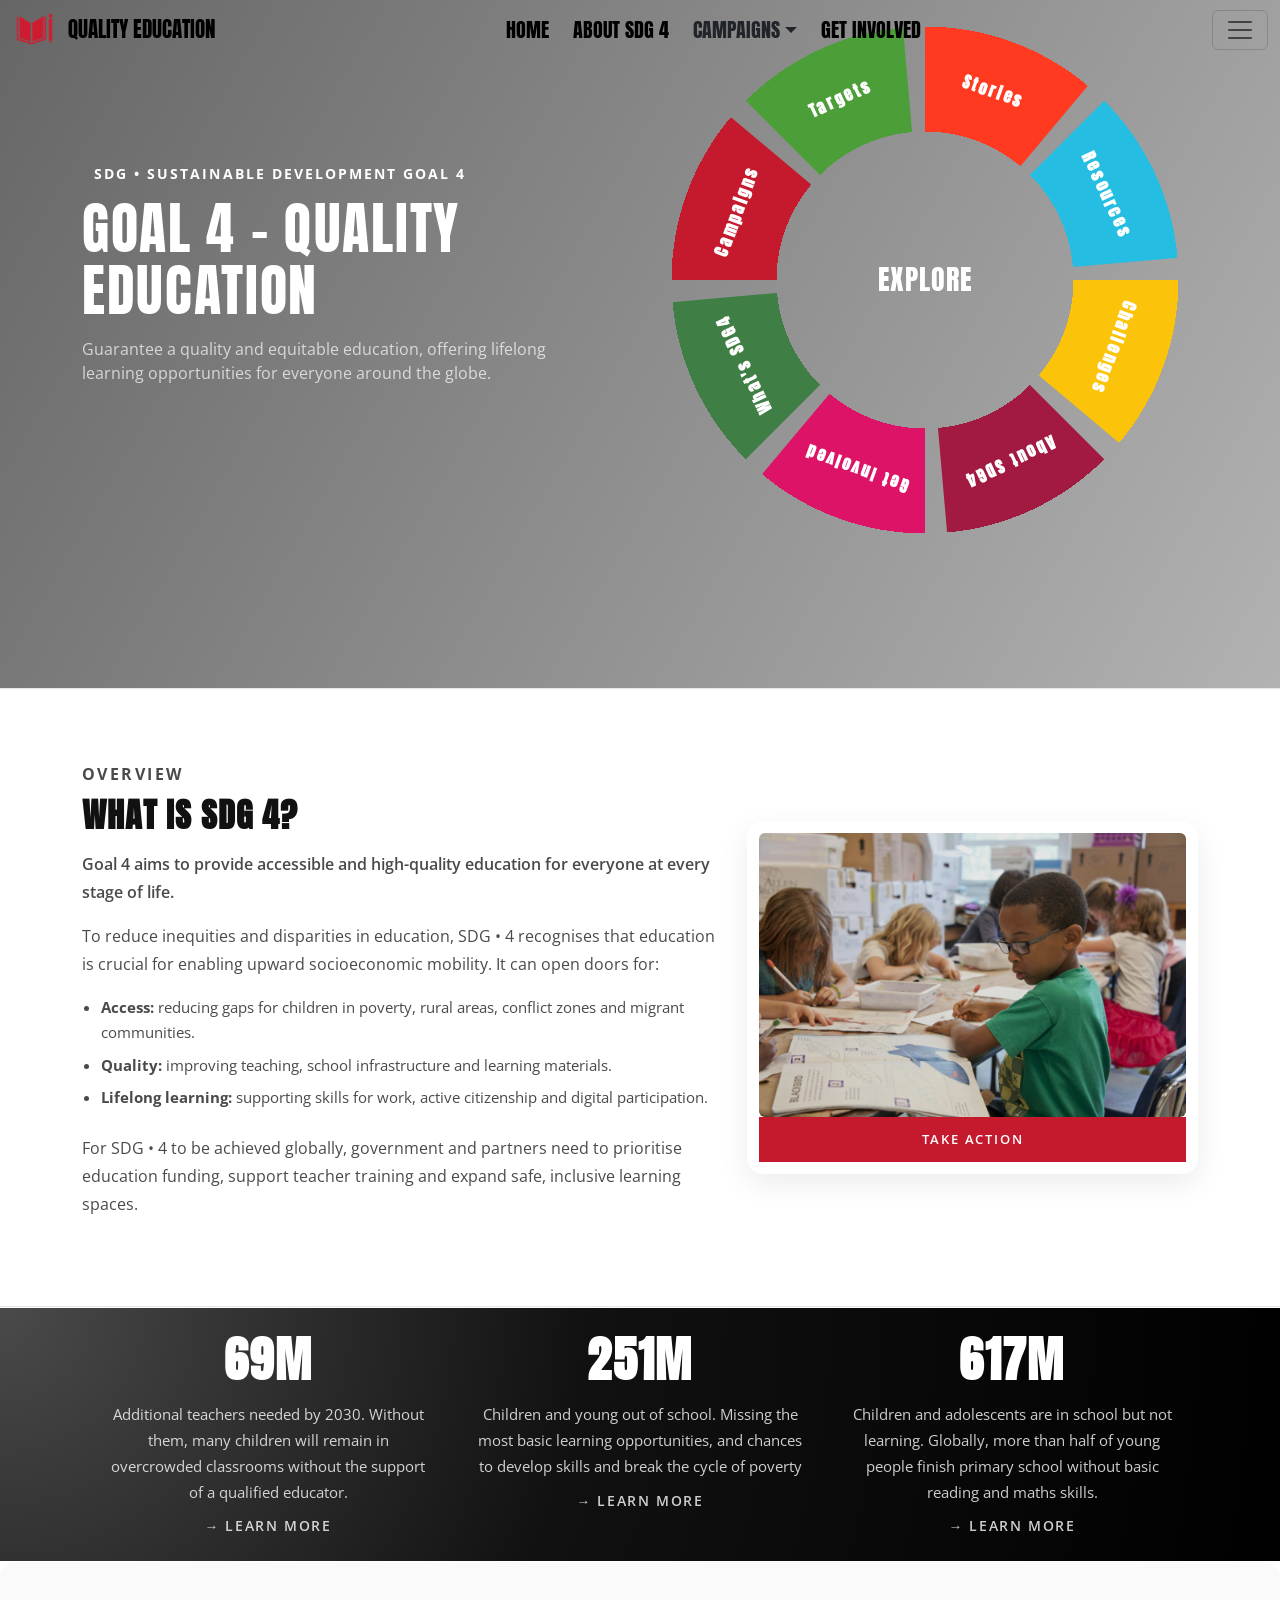
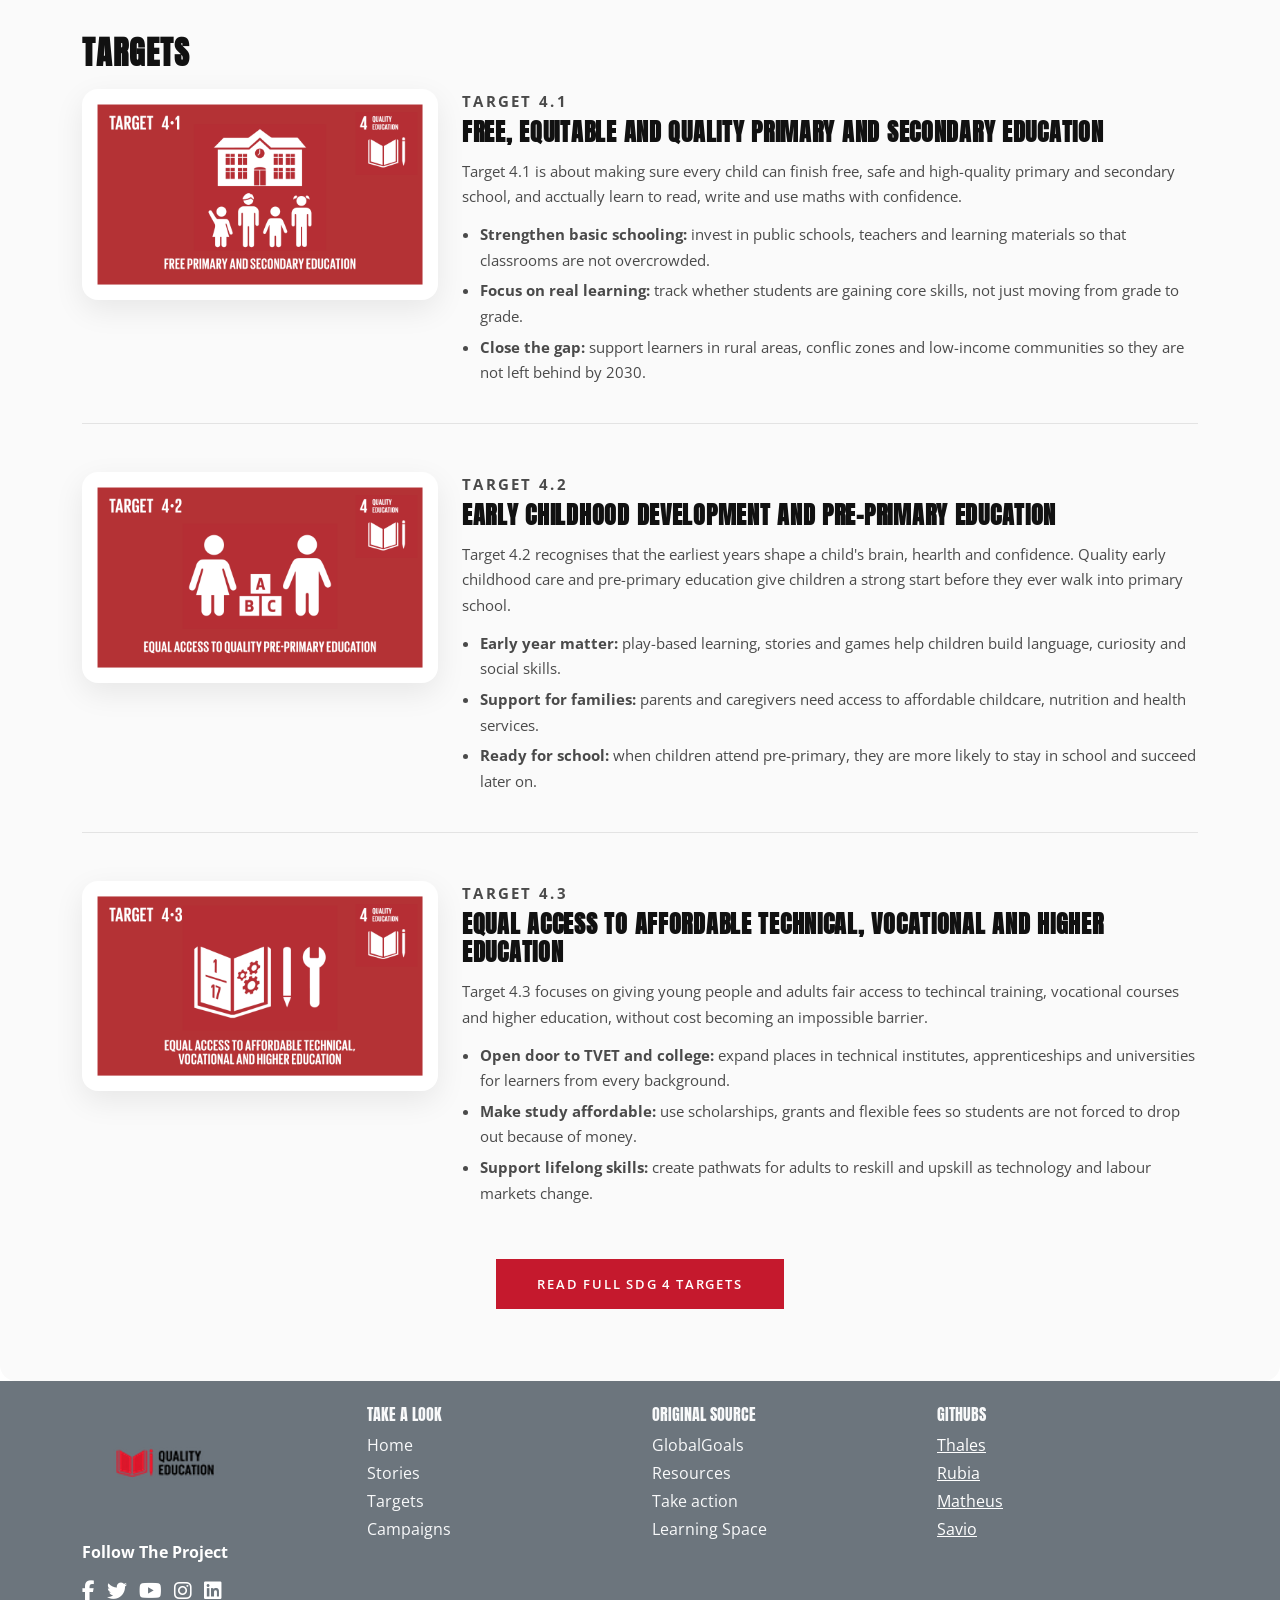
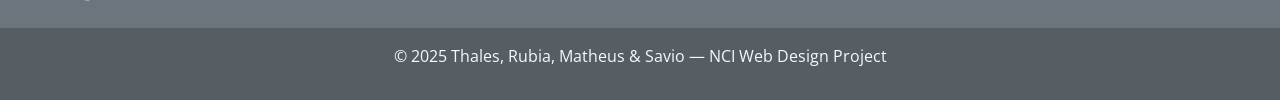
<file: index.html>
<!DOCTYPE html>
<html lang="en">
	<head>
		<meta charset="utf-8">
		<meta name="viewport" content="width=device-width, initial-scale=1">
		<meta name="author" content="Matheus Borges Mota Reis">

		<title>SDG 4 - Quality Education | Home</title>

		<!-- SEO -->
		<meta name="keywords" content="SDG 4, Quality Education, Sustainable Development Goals">
		<meta name="title" content="SDG 4 - Quality Education">
		<meta name="description" content="Overview of Sustainable Development Goal 4 (Quality Education): context, statistics and key targets.">
		<meta name="robots" content="index, follow">
		<meta name="language" content="English">

		<!-- Google Fonts (Anton + Open Sans) -->
		<link rel="preconnect" href="https://fonts.googleapis.com">
		<link rel="preconnect" href="https://fonts.gstatic.com" crossorigin>
		<link href="https://fonts.googleapis.com/css2?family=Anton&family=Open+Sans:ital,wght@0,300..800;1,300..800&display=swap" rel="stylesheet">
		
		<!-- Bootstrap -->
		<link href="https://cdn.jsdelivr.net/npm/bootstrap@5.3.8/dist/css/bootstrap.min.css" rel="stylesheet" integrity="sha384-sRIl4kxILFvY47J16cr9ZwB07vP4J8+LH7qKQnuqkuIAvNWLzeN8tE5YBujZqJLB" crossorigin="anonymous">

		<!-- Font Awesome Icons -->
		<link rel="stylesheet" href="https://cdnjs.cloudflare.com/ajax/libs/font-awesome/6.5.2/css/all.min.css">

		<!-- CSS -->
		<link rel="stylesheet" href="css/style.css">
	</head>
	<body class="body mtBody page-home">

		<!-- NAVBAR (loaded via jQuery in main.js) -->
		<div id="nav-placeholder"></div>

		<!-- ================================== MAIN CONTENT ================================== -->
		<main class="mt-main-body">

			<!-- ============================== HERO: SDG4 intro + spinning wheel ============
					Wheel layout inspired by: https://globalgoals.org 
					Adapted from CodePen by Felipe Mendez: https://codepen.io/felipemendez/pen/nqMaKY
					Modified by Matheus Borges Mota Reis
			================================================================================== -->
			<section class="mt-hero-sdg4">
				<div class="container py-4">
					<div class="row g-4 align-items-center">

						<!-- Left: main heading and intro text -->
						<div class="col-lg-6">
							<p class="mt-hero-eyebrow mb-2">SDG • Sustainable Development Goal 4</p>
							<h1 class="display-4 mb-3 mt-main-heading">GOAL 4 - Quality Education</h1>
							<p class="mb-3 mt-hero-txt">
								Guarantee a quality and equitable education, offering lifelong learning opportunities for everyone around the globe.
							</p>
						</div>	
						
						<!-- Right: circular navigation wheel -->
						<div class="col-lg-6 d-flex justify-content-center mt-wheel-section">
							<div class="mt-sdg-wheel">
								
								<!-- Center label -->
								<div class="mt-sdg-wheel-center">
									<h3 class="mb-0">Explore</h3>
								</div>

								<!-- Wheel items -->
								<ul class="mt-sdg-wheel-orbit">
									<li><a class="mt-sdg-wheel-item mt-wheel-label" href="#">Campaigns</a></li>
									<li><a class="mt-sdg-wheel-item mt-wheel-label" href="#">Targets</a></li>
									<li><a class="mt-sdg-wheel-item mt-wheel-label" href="#">Stories</a></li>
									<li><a class="mt-sdg-wheel-item mt-wheel-label" href="#">Resources</a></li>
									<li><a class="mt-sdg-wheel-item mt-wheel-label" href="#">Challenges</a></li>
									<li><a class="mt-sdg-wheel-item mt-wheel-label" href="#">About SDG4</a></li>
									<li><a class="mt-sdg-wheel-item mt-wheel-label" href="#">Get Involved</a></li>
									<li><a class="mt-sdg-wheel-item mt-wheel-label" href="#">What's SDG4</a></li>
								</ul>
							</div>
						</div>
					</div>
				</div>
			</section>

			<!-- ============================== WHAT IS SDG-4? ============================== -->
			<section class="py-5 mt-section-sdg4">
				<div class="container py-4">
					<div class="row g-4 align-items-center">

						<!-- Left: explanation text -->
						<div class="col-lg-7">
							<p class="mt-section-eyebrow">Overview</p>
							<h2 class="h2 fw-bold mb-3">What is SDG 4?</h2>

							<p class="mt-section-lead">
								Goal 4 aims to provide accessible and high-quality education for everyone at every stage of life.
							</p>

							<p class="mt-section-body">
								To reduce inequities and disparities in education, SDG • 4 recognises that education is crucial for enabling upward socioeconomic mobility. It can open doors for:
							</p>

							<ul class="mt-section-list">
								<li><strong>Access:</strong> reducing gaps for children in poverty, rural areas, conflict zones and migrant communities.</li>
								<li><strong>Quality:</strong> improving teaching, school infrastructure and learning materials.</li>
								<li><strong>Lifelong learning:</strong> supporting skills for work, active citizenship and digital participation.</li>
							</ul>

							<p class="mt-section-body">
								For SDG • 4 to be achieved globally, government and partners need to prioritise education funding, support teacher training and expand safe, inclusive learning spaces.
							</p>
						</div>

						<!-- Right: image card + CTA button
								Image from Pexel (royalty-free educational photo.)
						 -->
						<div class="col-lg-5">
							<div class="mt-section-card">
								<img 
									class="img-fluid rounded mt-sdg4-img" 
									src="img/matheus/what-is-sdg4.jpg" 
									alt="Boy studying in a classroom"
								>
								<a href="#" class="mt-section-cta-btn mt-btn mt-btn-full">
									Take action
								</a>
							</div>
						</div>
					</div>
				</div>
			</section>

			<!-- ============================== STRIP "STATISTIC" ==============================
					Statistics and links taken from UNESCO & UNICEF:
					https://www.unesco.org/en/teachers
					https://www.unesco.org/en/articles/251m-children-and-youth-still-out-school-despite-decades-progress-unesco-report
					https://data.unicef.org/resources/are-children-really-learning-foundational-skills-report/
			================================================================================== -->
			<section class="mt-statistic-strip">
				<div class="container">
					<div class="row g-0 text-center">

						<!-- Column Left -->
						<div class="col-lg-4">
							<div class="p-4">
								<h2 class="fw-bold mb-0 mt-statistic-number">69M</h2>
								<p class="mt-statistic-txt">Additional teachers needed by 2030. Without them, many children will remain in overcrowded classrooms without the support of a qualified educator.</p>
								<a class="mt-statistic-link" href="https://www.unesco.org/en/teachers">→ Learn more</a>
							</div>
						</div>

						<!-- Column Middle -->
						<div class="col-lg-4">
							<div class="p-4">
								<h2 class="fw-bold mb-0 mt-statistic-number">251M</h2>
								<p class="mt-statistic-txt">Children and young out of school. Missing the most basic learning opportunities, and chances to develop skills and break the cycle of poverty</p>
								<a class="mt-statistic-link" href="https://www.unesco.org/en/articles/251m-children-and-youth-still-out-school-despite-decades-progress-unesco-report">→ Learn more</a>
							</div>
						</div>						

						<!-- Column Right -->
						<div class="col-lg-4">
							<div class="p-4">
								<h2 class="fw-bold mb-0 mt-statistic-number">617M</h2>
								<p class="mt-statistic-txt">Children and adolescents are in school but not learning. Globally, more than half of young people finish primary school without basic reading and maths skills.</p>
								<a class="mt-statistic-link" href="https://data.unicef.org/resources/are-children-really-learning-foundational-skills-report/">→ Learn more</a>
							</div>
						</div>
					</div>
				</div>
			</section>

			<!-- ============================== TARGETS ============================== -->
			<section class="py-5 mt-section-targets">
				<div class="container py-4">
					<h3 class="h2 fw-bold mb-3">Targets</h3>

					<!-- Target 4.1 -->
					<article class="mb-5 mt-target">
						<div class="row g-4 align-items-start">

							<!-- Left: target illustration -->
							<div class='col-lg-4'>
								<div class="mt-target-card">
									<img class="img-fluid rounded" src="img/matheus/MC_Target_4.1.png" alt="Target 4.1 graphic">
								</div>
							</div>

							<!-- Right: description -->
							<div class="col-lg-8">
								<p class="mt-target-label">Target 4.1</p>
								<h3 class="h4 mt-target-title">Free, equitable and quality primary and secondary education</h3>

								<p class="mt-target-summary">Target 4.1 is about making sure every child can finish free, safe and high-quality primary and secondary school, and acctually learn to read, write and use maths with confidence.</p>

								<ul class="mt-target-list">
									<li><strong>Strengthen basic schooling:</strong> invest in public schools, teachers and learning materials so that classrooms are not overcrowded.</li>
									<li><strong>Focus on real learning:</strong> track whether students are gaining core skills, not just moving from grade to grade.</li>
									<li><strong>Close the gap:</strong> support learners in rural areas, conflic zones and low-income communities so they are not left behind by 2030.</li>
								</ul>
							</div>
						</div>
					</article>

					<!-- Target 4.2 -->
					<article class="mb-5 mb-5 mt-target">
						<div class="row g-4 align-items-start">

							<!-- Left: target illustration -->
							<div class='col-lg-4'>
								<div class="mt-target-card">
									<img class="img-fluid rounded" src="img/matheus/MC_Target_4.2.png" alt="Target 4.2 graphic">
								</div>
							</div>

							<!-- Right: description -->
							<div class="col-lg-8 ">
								<p class="mt-target-label">Target 4.2</p>
								<h3 class="h4 mt-target-title">Early childhood development and pre-primary education</h3>

								<p class="mt-target-summary">Target 4.2 recognises that the earliest years shape a child's brain, hearlth and confidence. Quality early childhood care and pre-primary education give children a strong start before they ever walk into primary school.</p>

								<ul class="mt-target-list">
									<li><strong>Early year matter:</strong> play-based learning, stories and games help children build language, curiosity and social skills.</li>
									<li><strong>Support for families:</strong> parents and caregivers need access to affordable childcare, nutrition and health services.</li>
									<li><strong>Ready for school:</strong> when children attend pre-primary, they are more likely to stay in school and succeed later on.</li>
								</ul>
							</div>
						</div>
					</article>

					<!-- Target 4.3 -->
					<article class="mb-5 mb-5 mt-target">
						<div class="row g-4 align-items-start">

							<!-- Left: target illustration -->
							<div class='col-lg-4'>
								<div class="mt-target-card">
									<img class="img-fluid rounded" src="img/matheus/MC_Target_4.3.png" alt="Target 4.3 graphic">
								</div>
							</div>

							<!-- Right: description -->
							<div class="col-lg-8 ">
								<p class="mt-target-label">Target 4.3</p>
								<h3 class="h4 mt-target-title">Equal access to affordable technical, vocational and higher education</h3>

								<p class="mt-target-summary">Target 4.3 focuses on giving young people and adults fair access to techincal training, vocational courses and higher education, without cost becoming an impossible barrier.</p>

								<ul class="mt-target-list">
									<li><strong>Open door to TVET and college:</strong> expand places in technical institutes, apprenticeships and universities for learners from every background.</li>
									<li><strong>Make study affordable:</strong> use scholarships, grants and flexible fees so students are not forced to drop out because of money.</li>
									<li><strong>Support lifelong skills:</strong> create pathwats for adults to reskill and upskill as technology and labour markets change.</li>
								</ul>
							</div>
						</div>
					</article>

					<!-- Button linking to more targets page -->
					<div class="text-center mt-3">
						<a class="mt-btn mt-btn-large" href="#">Read full SDG 4 targets</a>
					</div>

				</div>
			</section>
		</main>

		<!--  Footer (loaded via main.js)r-->
		<div id="footer-placeholder"></div>

		<!-- Back to top button -->
		<button
			type="button"
			class="mt-back-to-top"
			aria-label="Back to top"
		>
			<i class="fa-solid fa-arrow-up" aria-hidden="true"></i>
		</button>
		
		<!--   jQuery (loading navbar & footer) -->
		<script src="https://code.jquery.com/jquery-3.7.1.min.js"></script>
		
		<!--  External JS  -->
		<script src="script/main.js"></script>
		<script src="script/mt-wheel.js"></script>
		<script src="script/mt-backtotop.js"></script>

		<!-- Bootstrap bundle-->
		<script src="https://cdn.jsdelivr.net/npm/bootstrap@5.3.8/dist/js/bootstrap.bundle.min.js" integrity="sha384-FKyoEForCGlyvwx9Hj09JcYn3nv7wiPVlz7YYwJrWVcXK/BmnVDxM+D2scQbITxI" crossorigin="anonymous"></script>
	</body>
</html>
</file>
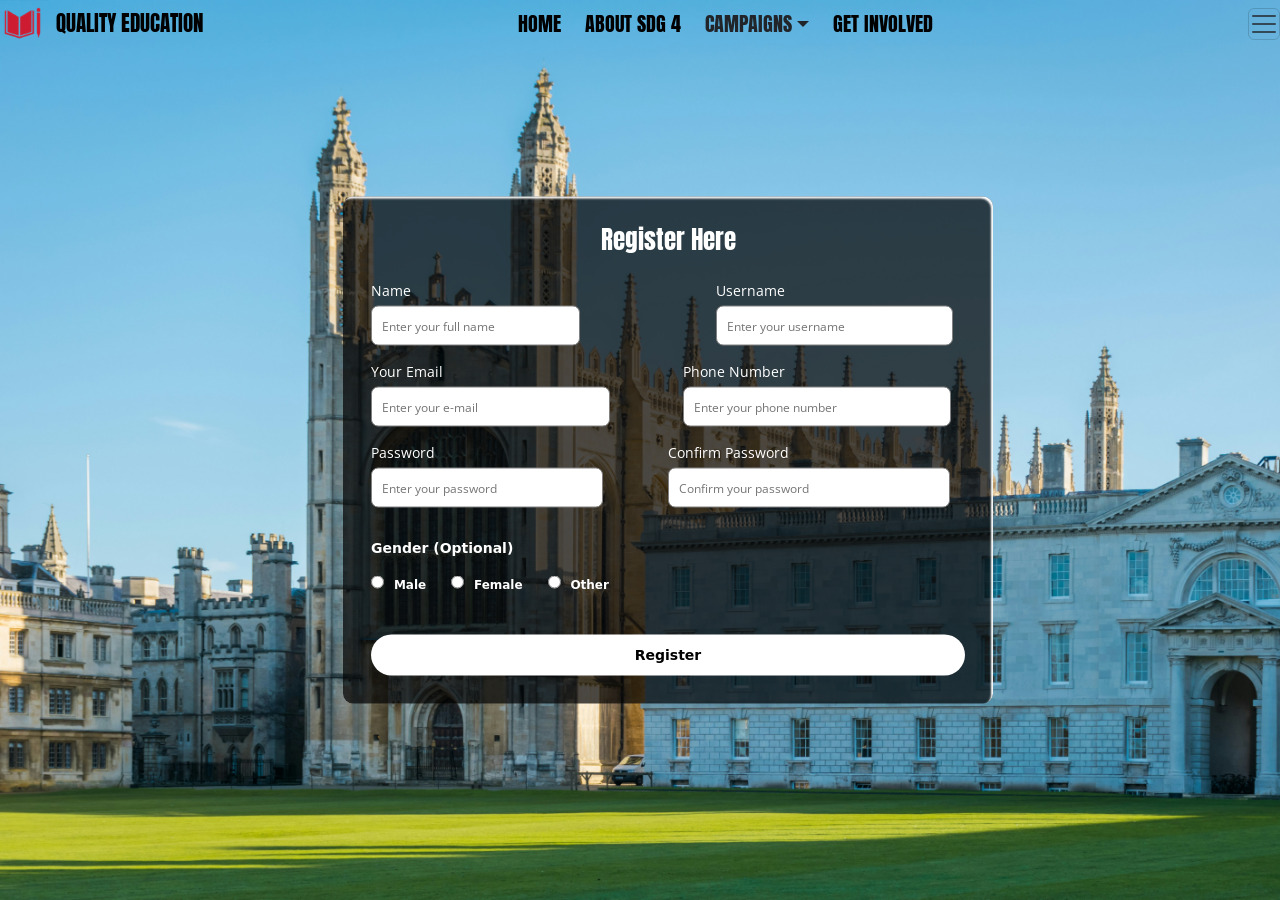
<file: registration_rubia.html>
<!DOCTYPE html>

<html lang="en">

	<head>
		<meta charset="utf-8">
		<meta name="viewport" content="width=device-width, initial-scale=1">
		<meta http-equiv="X-UA-Compatible" content="IE=edge">
		<meta name="description" content="My First Web Desing Project">
		<meta name="keywords" content="HTML, CSS, JavaScript, Registration Form">
		<meta name="author" content="Rúbia Lana">
		<title>Registration Form</title>
		<link rel="icon" type="image/x-icon" href="img/rubia/mainLogo.png">
		
		<!-- fonts -->
		<link rel="preconnect" href="https://fonts.googleapis.com">
		<link rel="preconnect" href="https://fonts.gstatic.com" crossorigin>
		<link href="https://fonts.googleapis.com/css2?family=Anton&family=Open+Sans:ital,wght@0,300..800;1,300..800&display=swap" rel="stylesheet">
		
		<link href="https://cdn.jsdelivr.net/npm/bootstrap@5.2.3/dist/css/bootstrap.min.css" rel="stylesheet" integrity="sha384-rbsA2VBKQhggwzxH7pPCaAqO46MgnOM80zW1RWuH61DGLwZJEdK2Kadq2F9CUG65" crossorigin="anonymous">
		<link rel="stylesheet" href="css/style.css">
	</head>
	
	<body class="rubia_registration_form">
		
		<!-- NAVBAR -->
			<div id="nav-placeholder"></div>
		
		<div class="container">
		
			<div class="container_registration_r">
			
				<h1 class="title_form_r">Register Here</h1>
				
				<form id="form" action="/" >
					
					<div class="user_info">
					
						<div class="input_box">
							<p>
								<label for="name">Name</label>
								<input 
									type="text" 
									id="name" 
									name="name" 
									placeholder="Enter your full name"
								>
								<span id="errorInName" class="error"></span>
							</p>
						</div>
						
						<div class="input_box">
							<p>
								<label for="username">Username</label>
								<input 
									type="text" 
									id="username" 
									name="username" 
									placeholder="Enter your username"
								>
								<span id="errorInUsername" class="error"></span>
							</p>
						</div>
						
						<div class="input_box">
							<p>
								<label for="email">Your Email</label>
								<input 
									type="text" 
									id="email"
									name="email" 
									placeholder="Enter your e-mail"
								>
								<span id="errorInEmail" class="error"></span>
							</p>
						</div>
						
						<div class="input_box">
							<p>
								<label for="phoneNumber">Phone Number</label>
								<input
									type="text"
									id="phoneNumber"
									name="phoneNumber"
									placeholder="Enter your phone number"
								>
								<span id="errorInPhoneNumber" class="error"></span>
							</p>
						</div>
							
						<div class="input_box">
							<p>
								<label for="password">Password</label>
								<input
									type="password"
									id="password"
									name="password"
									placeholder="Enter your password"
								>
								<span id="errorInPassword" class="error"></span>
							</p>
						</div>
							
						<div class="input_box">
							<p>
								<label for="confirmPassword">Confirm Password</label>
								<input
									type="password"
									id="confirmPassword"
									name="confirmPassword"
									placeholder="Confirm your password"
								>
								<span id="errorInConfirmPassword" class="error"></span>
							</p>
						</div>
						
					</div>
				
					<div class="gender_box">
						<span class="gender_title">Gender (Optional)</span>
					
						<div class="gender_category">
							<input type="radio" name="gender" id="male">
							<label for="male">Male</label>
							
							<input type="radio" name="gender" id="female">
							<label for="female">Female</label>
							
							<input type="radio" name="gender" id="other">
							<label for="other">Other</label>
							
							<span id="error"></span>
						</div>
						
						<div class="submit_button">
							<input type="submit" value="Register">
						</div>
					</div>
				
				</form>
				
			</div>
				
		</div>  <!-- end of container -->
		

		<!-- jQuery -->
			<script src="https://code.jquery.com/jquery-3.7.1.min.js"></script>
			
		<!-- external JS -->
			<script src="script/main.js"></script>
			
		<script>
			const form = document.getElementById("form");
			const name = document.getElementById ("name");
			const username = document.getElementById("username");
			const email = document.getElementById("email");
			const phoneNumber = document.getElementById("phoneNumber");
			const password = document.getElementById("password");
			const confirmPassword = document.getElementById("confirmPassword");
			//get element by id is for gettin on html the element that has this id, so for ex the document.getElementById name is going to be related to the input with the id name
			
			form.addEventListener("submit", e => { //add event listener submit is for adding a function when the user click to submit
				e.preventDefault(); //it avoid the form to be sent without everything being complete and reload the page, so it is blocked of being automatically sent
				
				validateInputs(); //validateInputs call the functionthat is going to validate everything before the user submits it so it checks if everything is correct as blocking the user to send a phone number that has less than 10 numbers
			});
			
			const setError = (element, message) => {
				const inputControl = element.parentElement; //element.parentElement is for getting the father element of the input that for my registration form is the div class="input_box"
				const errorDisplay = inputControl.querySelector('.error'); //to get the span inside the input where the message in case of a error is going to appear
				
				errorDisplay.innerText = message; //this displays the inner text message for errors
				inputControl.classList.add("error");
				inputControl.classList.remove("success");
				
			};
			
			//in the setError the error is added and the success removed, in the setSuccess is the opposite
			
			const setSuccess = element => {
				const inputControl = element.parentElement;
				const errorDisplay = inputControl.querySelector(".error");
				
				errorDisplay.innerText = ''; //as this is correct no text needs to be added
				inputControl.classList.add("success");
				inputControl.classList.remove("error");
			};
			
			const isValidEmail = email => {
				const re = /^(([^<>()[\]\\.,;:\s@"]+(\.[^<>()[\]\\.,;:\s@"]+)*)|(".+"))@((\[[0-9]{1,3}\.[0-9]{1,3}\.[0-9]{1,3}\.[0-9]{1,3}\])|(([a-zA-Z\-0-9]+\.)+[a-zA-Z]{2,}))$/; // expression to validate an email that confirms that the email is really an email so it needs to have an @ and a dot 
				return re.test(String(email).toLowerCase()); 
			} // sthing(email).toLowerCase() that transforms everything in lower case as emails don't diferenciate upper case letters from lower case letters. and re.test is to test again if the email is in a valid format
			
			
			const validateInputs = () => { //here the imputs values are get and the extra spaces are removed with trim
				const usernameValue = username.value.trim(); //trim removes blank spaces only in the start and in the end of the inputs
				const emailValue = email.value.trim();
				const passwordValue = password.value.trim();
				const confirmPasswordValue = confirmPassword.value.trim();
				const nameValue = name.value.trim();
				const phoneNumberValue = phoneNumber.value.trim();
				const validationProcess = [name, username, email, phoneNumber, password, confirmPassword]; //this devines that the validation proccess includes all the elements so then the const validation confirm it goint to check if each of them are avlidated. if one element is missing here then the confirmation may be considered a success even though the one that is missing is an error
				const validationConfirmed = validationProcess.every(input => input.parentElement.classList.contains("success")); //the ".every" confirms each of the const are success
				
			
			
			if(usernameValue === "") { //here I did the same we do with scratch that creates situation where you want the asnwer to be validated or not, in this case if the username is empty it is going to require one, and then when the user finally add one it is going to be confirmed
				setError(username, "Username is required")
			} else {
				setSuccess(username);
			}
			
			if(emailValue === "") {
				setError(email, "Email is required");
			} else if (!isValidEmail(emailValue)) {
				setError(email, "Please provide a valid email address");
			} else {
				setSuccess(email);
			}
			
			if(passwordValue === "") {
				setError(password, "Password is required");
			} else if (passwordValue.length < 8) {
				setError(password, "Password must include at least 8 characters")
			} else {
				setSuccess(password);
			}
			
			if(confirmPasswordValue === "") {
				setError(confirmPassword, "Please confirm your password");
			} else if (confirmPasswordValue !== passwordValue) {
				setError(confirmPassword, "Passwords don't match");
			} else {
				setSuccess(confirmPassword);
			}
			
			if (nameValue === "") {
				setError(name, "Name is required");
			} else if (nameValue.length < 3) {
				setError (name, "Please provide a valid name");
			} else {
				setSuccess(name);
			}
			
			if (phoneNumberValue === "") {
				setError (phoneNumber, "Phone number is required");
			} else if (phoneNumberValue.length < 10 ) {
				setError(phoneNumber, "Please enter a valid phone number with 10 numbers");
			} else {
				setSuccess(phoneNumber);
			}
			
			if (validationConfirmed) { //here i set an alert that is going to tell the user that the form was validated and the form is going to be cleaned, and then the class success ig going to be removed so if the user try againg to fill the form it is not going to be in success and aprove something by mistake if its not correct
				alert(nameValue + ", congratulations, now you are registered");
				form.reset();
				validationProcess.forEach(input => input.parentElement.classList.remove("success"));
			}
			
		};
		</script>
		
	</body>

</html>
</file>
<file: css/style.css>
/*Google fonts*/
.anton-regular {
  font-family: "Anton", sans-serif;
  font-weight: 400;
  font-style: normal;
  text-transform: uppercase;
}

.open-sans {
  font-family: "Open Sans", sans-serif;
  font-optical-sizing: auto;
  font-weight: 400;
  font-style: normal;
  font-variation-settings:
    "width" 100;
}

.open-sans-regular {
	font-family: "Open Sans", sans-serif;
	font-optical-sizing: auto;
	font-weight: 400;
	font-style: normal;
	font-variation-settings:
		"width" 100;
}


/* NavBar
   Author: Thales Marques Ferrari de Almeida
*/
 .links-nav { /*this is the ul element inside the navbar */
	display: flex;
	flex-direction: row;
	list-style: none;
	margin: 0;
	padding: 0;
	justify-content: center;
	align-items: center;
}
.links-nav a, .links-nav ul a{ 
	font-size: 20px;
	text-decoration: none;
}
.links-nav > li > a { 
	color: #000
}
.links-nav > li > a:hover {
	color: #432b55;
	text-decoration: none; /*removes the underline on hover*/
}
.links-nav li {
	padding: 8px 12px;
}
.spacer-top-body{
	margin-top: 4rem;
}
.navbar-logo{ /* make sure the logo and title are aligned */
	display: flex;
	align-items: center;
	gap: 0.5rem;
	padding: 0;
}
.logo-title{
	color: black;
	font-size: 1.3rem;
}

.navbar-logo img{ /*logo image size and responsiveness*/
	height: 48px;
	width: auto;
}

/*scrolling effect navbar*/
.navbar { /*set the initial state of the navbar*/
	background-color: transparent;
	transition: background-color 0.3s ease, box-shadow 0.3s ease;
	padding-top: 0.35rem;
	padding-bottom: 0.35rem;
}


/*When user scrolls more than 56px change the color*/
.navbar-scrolled {
	background-color: rgba(200, 200, 200, 0.97); /* darker gray for contrast */
	box-shadow: 0 2px 4px rgba(0, 0, 0, 0.15);
}

/*  Navbar dropdown  */
/*This overrides the default bootstrap dropdown-menu size and pposition*/
.campaigns-dropdown{
	background-color: #000;
	min-width: 420px; /*change the default bootstrap's width*/
	color: #fff;

	/*removes default border and corners*/
	border: none;
	border-radius: 0;
	padding: 0;
}
.campaigns-dropdown img{
	display: block;
	width: 100%; /*makes it fills the width of the column*/
	height: auto; /*resposiviness*/
}
.campaigns-dropdown a:hover{
	opacity: 0.85;
}

/*shows the dropdown on hover
sources: https://youtu.be/n-2Kwm2CJ9c?si=Jsybr55dkSkyXspm*/
.dropdown:hover .dropdown-menu{
	display: block; 
}


/*Hover underline effect for nav links
source: https://youtu.be/NaE2DMCkMkk?si=irN1dnEl6ar3fV93*/
.links-nav .nav-link{
	position: relative;
}
.links-nav .nav-link::before{ /*creates a pseudo element before each link*/
	content: '';
	position: absolute;
	left: 0;
	bottom: -5px;
	width: 0;
	height: 3px;
	background-color: #432b55;
	transition: width 0.3s ease;
}
.links-nav .nav-link:hover::before{ /*expands the underline on hover*/
	width: 100%;
}
/*End navbar*/



/*	CSS for campaing page
	Author: Thales Marques Ferrari de Almeida
*/

/*Hover zoom img effect
Sources: https://www.w3schools.com/howto/howto_css_zoom_hover.asp and https://youtube.com/shorts/-4PtUNKZr8M?si=-x04MyQYTLYg2XLB */

.wrapper-et{ /*wrapper for the zoom effect on images*/
	overflow: hidden;
	border-radius: 5px;
}
.wrapper-et img{ /*image inside the wrapper*/
	width: 100%;
	height: 100%;
	object-fit: cover;
	transition: 1s ease;
}
.img_main_Campaign{
	display: block;
}
.wrapper-et img:hover{ /*zoom effect on hover*/
	transform: scale(1.1);
}
/*End img effect*/


/*wrap image and add text in the image
Sources: https://youtu.be/Si4ViAvvnwU?si=R38BF-6bvPxQ2DKY and https://www.w3schools.com/howto/howto_css_image_text.asp
*/
.img-container{
	position: relative;
	overflow: hidden;
}
.img-container > a{
	display: block;
	width: 100%;
	height: 100%;
}
.row.mb-3.anton-regular .img-container{
	height: 224px;
}
.row.anton-regular .col-6 .img-container,
.row.anton-regular .col-lg-4 .img-container{
	height: 224px;
}
.img-container::after{
	content: "";
	position: absolute;
	inset: 0;
	background: linear-gradient(to top, rgba(0, 0, 0, 0.58), rgba(0, 0, 0, 0.08) 45%, rgba(0, 0, 0, 0));
	pointer-events: none;
}
.text-inside-img{
	position: absolute;
	bottom: 5%;
	left: 0;
	right: 0;
	color: rgb(255, 255, 255);
	padding-left: 40px;
	padding-right: 20px;
	z-index: 1;
	text-shadow: 0 2px 10px rgba(0, 0, 0, 0.55);
}
.img-container .img_main_Campaign,
.img-container img{
	position: absolute;
	inset: 0;
	width: 100%;
	height: 100%;
	object-fit: cover;
}

.col-sm-6 .text-inside-img p {
	font-size: 1.7rem;
	font-weight: 100 !important;
}
.col-sm-6 .text-inside-img h3 {
	font-size: 3rem;
}
.col-lg-4 .text-inside-img p {
	font-size: 1.2rem;
}
.col-lg-4 .text-inside-img h3 {
	font-size: 2.0rem;
}
/*form styling*/
.wrapper-form-t{
	background-color: #F7F4F2;
	padding: 20px;
	border-radius: 13px;
	box-shadow: 0 4px 8px rgba(0, 0, 0, 0.2);
}

/*Form validation control*/
.wrapper-contact-method{
	padding: 15px;
	border: transparent 1px solid;
	border-radius: 5px;
}

.input-control-t.success input,
.input-control-t.success textarea {
	border-color: #2ecc71; /*green*/
}
.input-control-t.error input,
.input-control-t.error textarea {
	border-color: #e74c3c; /*red*/
}
.input-control-t .form-error-t{
	color: #e74c3c;
	font-size: 12px;
	height: 12px;
}
/*End form validation control*/


/*	CSS for Education Challenges
	Author: Thales*/

/*background image and text*/
.bg-img-t{
	background-image: url("../img/thales/background/backgroundEdChallenges.jpg");
	background-size: cover;
	background-position: center;
	background-repeat: no-repeat;
	min-height: 100vh; /**covers 100% of the screen*/
	width: 100%;
}
.background-txt-t{
	color: white;
	padding-top: 600px;
}

.background-txt-t h1{
	font-size: 60px;
}

/*wrap content and centralize*/
.content-wrapper-t{
	max-width: 830px;
	margin: 0 auto;
}

.content-wrapper-t img{
	width: 100%;
	height: auto;
	border-radius: 5px;
}	
.word-formatting-t, .key-points-t{
	font-size: 18px;
	line-height: 1.6;
	text-align: justify;
}
/*Responsive design for navbar, campaign, and education challenges page
Author: Thales Ferrari*/

@media(max-width:750px){
	/*hide the nav links for mobile version*/
	.links-nav{
		display: none;
	}

	.row.mb-3.anton-regular .img-container,
	.row.anton-regular .col-6 .img-container,
	.row.anton-regular .col-lg-4 .img-container{
		height: 190px;
	}

	/*change the internal paddig and hide <p> for the mobile version*/
	.col-lg-4 .text-inside-img{
		bottom: 2%;
		padding-left: 15px;
	}
	.col-lg-4 .text-inside-img p {
		display: none;
	}
	.col-lg-4 .text-inside-img h3 {
		font-size: 1.15rem;
		padding: 0;
	}
	.col-sm-6 .text-inside-img p {
		display: none;
	}
	.col-sm-6 .text-inside-img h3 {
		font-size: 1.5rem;
		padding: 0;
	}


	
	/*education challeges resposiviness*/
	.content-wrapper-t{
		margin-left: 5%;
		margin-right: 5%;
	}
}

/*hide the br in mobile version	
source: https://stackoverflow.com/questions/37836821/line-break-on-mobile-phone-only*/
@media (min-width: 600px)  {
        .mobile-break { display: none; }
    }

/*Stories page
Author: Savio Miano*/
.hero-placeholder {
    height: 350px;
    border-radius: 4px; 
}

.card-placeholder {
    height: 200px;
    border-radius: 4px;
}
/*End author Thales Marques Ferrari de Almeida*/



/** Start of Author: Rúbia Lana **/

.aboutsdg_r {
	background-color: white;
	color: #2A140E;
}

.header_sdr_r {
	position: relative;
	width: 100%;
	max-width: 100%;
}

.img_top_sdg_r {
	background-image: url("../img/rubia/pexels-img8.jpg");
	width: 100%;
	height: 60vh;
	background-size: cover;
	background-repeat: no-repeat;
	transition: height 0.5s ease;
	margin: 0 auto;
	position: relative;
	display: flex;
	justify-content: center;
	align-items: flex-start;
	margin-bottom: 30px;
}

.shrink-banner {
	height: 25vh !important;
}

.img_top_sdg_r.shrink-banner h1, .img_top_sdg_r.shrink-banner h2 {
	opacity: 0;
	height: 0;
	overflow: hidden; /** overflow hidden makes everything that is overflowing the div be cutted so we don't see it overflowing  **/
}

.banner_sdg_r img {
	width: 100%; 
	display: block; /** to remove extra spaces down the image **/
}

.text_top_sdg_r {
	position: absolute;
	top: 50%;
	left: 50%;
	transform: translate(-50%, -50%); /** left50% + top50% + translate(-50%, -50%) is how div's are centralized **/
	text-transform: uppercase; /** text-transform uppercase makes all the text in uppercase, meanwhile lowercase makes all the text be in lowercase, and captilize makes the firts leters be in upercase **/
	background: white;
	background-size: 200%;
	background-clip: text;
	-webkit-background-clip: text;
	-webkit-text-fill-color: transparent;
	animation: animate-gradient 2.5s linear infinite; /** linear infinite is for the animation don't stop, and the 2.5s is the time for the animation to be complete, and then repeat again as it's an infinite animation **/
	-webkit-text-stroke: 0.3px black;
}

@keyframes animate-gradient {
	to {
		background-position: 200px;
	}
} /** keyframes is used to define the animation you want **/

.title_top_sdg_r h1 {
	font-size: 4rem;
	color: white;
}

.subtitle_top_sdg_r h2 {
	font-size: 2rem;
}

/** to change size of text in sreens less than 1024px **/
@media (max-width: 1024px) {
	.title_top_sdg_r h1 {
		font-size: 3.7rem !important;
	}
	.subtitle_top_sdg_r h2 {
		font-size: 2.7rem !important;
	}
}
/** !important is used when you want to create a diferent thing that you whant the computer to select as main. for example now I defined that the font size was 4 rem, but if the screen max width is 1024 px the text is going to be 3.7 rem and the computer is going to ignore the other option and consider only the one that is tagged as important if the conditon matches(the screen size in this situation) **/

/** to change size of text in small screens, start to change in ipad mini but works for smartphones too, if I need to change again I just neet to add a smaller screen that is only for smatphones, not ipads **/
@media (max-width: 768px) {
	.title_top_sdg_r h1 {
		font-size: 3.5rem !important;
	}
}

.text_to_justify {
	text-align: justify;
}

.btns_to_hover {
	display: flex;
	justify-content: space-between;
	text-align: center;
}

.btn_hoover_me_sdg_r {
	padding: 9px 25px;
	border: none;
	outline: none;
	color: #FFF;
	cursor: pointer;
	position: relative;
	z-index: inherit; /** z-index controls the layers of the things in the page, it only works for elements with a defined position, that can be defined with position: relative/absolute/fixed/sticky. z-index -1 puts the things in the back of the z-index 0 or z-index auto, inherit makes the value of the index be received from its base element so if the father element is z-index 1, it is also going to be z-index 1**/
	border-radius: 50px; 
	background-color: transparent;
	display: block;
}

.btn4_hoover_me_sdg_r {
	width: 100%;
	text-align: center;
	padding: 9px 25px;
	border: none;
	outline: none;
	color: #FFF;
	cursor: pointer;
	position: relative;
	z-index: inherit;
	border-radius: 50px; 
	background-color: transparent;
	display: block; /** display block was used for the a cover the full width of its space. at first I was using <button> and inside of it <a>, but it was having a problem that if I clicked in the button in a part the the link did't reach the link wasn't oppening, so I searched why it was happening and the reason was because the <a> tag was inside of the button, when I was supposed to put only the <a> tag and treat it as a button on css. and then when I did it I noticed that the <a> ignored the "width: 100%", but this is because of is inline configuration, so display: block could "break" it **/
	
	/** display block = cover all the line; inline cover only the content but stays in the same line; inline-block = is the same as inline, but it allows you to choose the size; grid = for layouts in col/row; none = for it to desapear of the page; flex = to organize elements in one col/row **/
}

.btn_hoover_me_sdg_r::after, .btn4_hoover_me_sdg_r::after {
	content: ""; /** the tag content: '' needs to be used with the pseudo-elements because without it they don't appear. the pseudo-elements are: before, after, active, hover, focus. before and after (used for decoration) can add extra content to the element meanwhile active focus and hover (used for interaction) can change the style of it according to its state. hover changes the element when the mouse is over it, active changes the element when it is being clicked and focus when it is being selected **/
	z-index: -1;
	position: absolute;
	width: 100%;
	height: 100%;
	background-color: black; /** to change here the color **/
	left: 0;
	top: 0;
	border-radius: 60px;
}

.btn_hoover_me_sdg_r::before, .btn4_hoover_me_sdg_r::before {
	content: "";
	background: linear-gradient(
		45deg,
		#FF0000, #FF7300, #FFFB00, #48FF00, #00FFD5, #002BFF, #FF00C8, #FF0000
	); /** the first and the last color are the same because it makes the transition smooth **/
	position: absolute;
	top: -2px; 
	left: -2px;
	background-size: 600%;
	z-index: -1;
	width: calc(100% + 4px);
	height: calc(100% + 4px);
	filter: blur(8px);
	animation: glowing 20s linear infinite;
	transition: opacity .3s ease-in-out;
	border-radius: 10px;
	opacity: 0;
}

.btn_hoover_me_sdg_r:hover::before, .btn4_hoover_me_sdg_r:hover::before {
	opacity: 1;
}

.btn_hoover_me_sdg_r:active:after, .btn4_hoover_me_sdg_r:active:after {
	background: transparent;
}

.btn_hoover_me_sdg_r:active, .btn4_hoover_me_sdg_r:active {
	color: #000;
	font-weight: bold;
}

@keyframes glowing {
	0% {background-position: 0 0;}
	50% {background-position: 400% 0;}
	100% {background-position: 0 0;}
}

.a_sdg_r{
	font-weight: 500;
	font-size: 16px;
	color: white;
	text-decoration: none;
	
}

.a_sdg_r:hover {
	color: white;
}

#img_add_border_sdg_r {
	border: 10px double #432b55; /** double is a borther effect that makes the border have two lines **/
	width: 100%;
	height: 100%;
}

.line_for_division {
	height: 1px;
	width: 98%;
	overflow: hidden;
	background-size: 500% 100%;
	position: relative;
	left: 50%;
	top: 50%;
	transform: translate(-50%, -50%);
}

.line_for_division::before {
	content: '';
	position: absolute;
	inset: 0; /** inset here is to assure the element + before is going to cover all the space that the element without before cover without needing to type bottom/top/left/right:0 because without is the efecct was not apearing  **/
	background: linear-gradient(to right, grey, blue, grey, blue, grey);
	background-size: 500% 100%;
	animation: tryingByMyself 20s linear infinite;
	border-radius: 500px;
}

@keyframes tryingByMyself {
	0% {
		background-position: 0% 0;
	}
	100% {
		background-position: 500% 0;
	}
}

.add_margin_sdg_r {
	margin-bottom: 100px;
}

.whatToDo_sdg_r {
	margin-bottom: 35px;
}

.top_target_r {
	background-image: url("../img/rubia/unsplash-img5.jpg");
	background-size: cover;
	background-repeat: no-repeat;
	background-position: center;
	min-height: 100vh;
	display: flex;
	flex-direction: column;
	text-align: center;
	align-items: center;
	justify-content: center;
	padding: 0 2rem;
}


.inside_top_image_target_r {
	text-align: center;
	align-items: center;
	justify-content: center;
	color: white;
	font-size: 4rem;
	text-shadow: 2px 2px 10px rgba(0, 0, 0, 0.7);
	margin: 0.5rem 0;
}

.inside_top_image_target_r1 {
	font-size: 4rem;
}

.inside_top_image_target_r2 {
	font-size: 2.5rem;
	padding-bottom: 5px;
}

@media (min-width: 1440px) {
	.target_html .aboutsdg4_html {
		zoom: 1.5 !important;
	}
	#tranding {
		padding: 7rem 0 !important;
	}
}

@media (min-width: 2560px) {
	.target_html .aboutsdg4_html {
		zoom: 1.7 !important;
	}
}

@media (min-width: 3860px) {
	.target_html .aboutsdg4_html {
		zoom: 2.5 !important;
	}
}

::-webkit-scrollbar {
	width: 1.3rem;
}

::-webkit-scrollbar-thumb {
	border-radius: 1rem;
	background: #797979; /** change it **/
	transition: all 0.5s ease-in-out;
}

::-webkit-scrollbar-thumb:hover {
	background: #222224; /** change it too **/
}

::-webkit-scrollbar-track {
	background: #f9f9f9;
}

.section-heading {
	font-size: 3rem;
	color: var(--primary);
	padding: 2rem 0;
}

#tranding {
	padding: 4rem 0 !important;
}

#tranding .tranding-slider {
	height: 52rem;
	padding: 2rem 0;
	position: relative;
}

.tranding-slide {
	width: 37rem;
	height: 42rem;
	position: relative;
	border-radius: 2rem !important;
}

@media (max-width: 500px) {
	.tranding-slide, .tranding-slide-img img {
		width: 28rem !important;
		height: 36rem !important;
	}
	
	#tranding .tranding-slider {
		height: 45rem !important;
	}
}

.tranding-slide .tranding-slide-img img {
	width: 37rem;
	height: 42rem;
	border-radius: 2rem !important;
	object-fit: cover;
}

.tranding-slide .tranding-slide-content {
	position: absolute;
	left: 0;
	top: 0;
	right: 0;
	bottom: 0;
}

.tranding-slide-content .top_text_slider_target_r {
	position: absolute;
	top: 2rem;
	right: 2rem;
	color: var(--white);
}

.tranding-slide-content .tranding-slide-content-bottom {
	position: absolute;
	bottom: 2rem;
	left: 2rem;
	color: var(--white);
}

.target_subtitle_inside_slider {
	padding-top: 1rem;
	display: flex;
	gap: 1rem;
}

.target_subtitle2_inside_slider ion-icon {
	color: var(--primary);
}

.swiper-slide-shadow-left, .swiper-slide-shadow-right {
	display: none;
}

.tranding-slider-control {
	position: relative;
	bottom: 2rem;
	display: flex;
	align-items: center;
	justify-content: center;
	margin-top: 1rem;
	width: 100%;
}

.tranding-slider-control .swiper-button-next {
	left: 58% !important;
	transform: translateX(-58%) !important;
}

@media (max-width: 990px) {
	.tranding-slider-control .swiper-button-next {
		left: 70% !important;
		transform: translateX(-70%) !important;
	}
	
	.tranding-slider-control .swiper-button-prev {
		left: 30% !important;
		transform: translateX(-30%) !important;
	}
}

@media (max-width: 450px) {
	.tranding-slider-control .swiper-button-next {
		left: 80% !important;
		transform: translateX(-80%) !important;
	}
	
	.tranding-slider-control .swiper-button-prev {
		left: 20% !important;
		transform: translateX(-20%) !important;
	}
}

.tranding-slider-control .slider-arrow {
	background: var(--white);
	width: 3.5rem;
	height: 3.5rem;
	border-radius: 50%;
	left: 42%;
	transform: translateX(-42%);
	filter: drop-shadow(0px 8px 24px rgba(18, 28, 53, 0.1)); /** drop-shadow creates a shadow **/
}

.tranding-slider-control .slider-arrow ion-icon {
	font-size: 2rem;
	color: #222224;
}

.tranding-slider-control .slider-arrow::after {
	content: '';
}

.tranding-slider-control .swiper-pagination {
	position: relative;
	width: 15rem;
	bottom: 1rem;
}

.tranding-slider-control .swiper-pagination .swiper-pagination-bullet {
	filter: drop-shadow(0px 8px 24px rgba(18, 28, 53, 0.1));
}

.tranding-slider-control .swiper-pagination .swiper-pagination-active {
	background: var(--primary);
}

@property --angle {
	syntax: "<angle>"; /** is used to change the angle of the property **/
	initial-value: 0deg; /** defines the angle you want to change it to in the start **/
	inherits: false; /** defines that nothing is going to be inherited (as with z-index that I can set it to be inherited, so this cancel it) **/
}

.icon_add_border_sdg_r {
	margin: 0 auto;
	padding: 2em;
	width: 300px;
	background: white;
	text-align: center;
	border-radius: 10px;
}

.icon_add_border_sdg_r::after, .icon_add_border_sdg_r::before {
	content: '';
	position: absolute;
	height: 100%;
	width:100%;
	background-image: conic-gradient(from var(--angle), #ff4545, #00ff99, #006aff, #ff0095, #ff4545); /** conic-gradient is a circle gradient **/
	top: 50%;
	left: 50%;
	transform: translate(-50%, -50%);
	z-index: -1;
	padding: 3px;
	animation: 3s spin linear infinite;
	border-radius: 10px;
}

.icon_add_border_sdg_r::before {
	filter: blur(1.5rem); /** filters change an element visually, they can be blur, drop-shadow, contrast, etc. blur it loose focus **/
	opacity: 0.5; 
}

@keyframes spin{
	from {
		--angle: 0deg;
	}
	to{
		--angle: 360deg;
	}
}

.image_left_target_r {
	width: 100%;
	object-fit: cover;
	box-sizing: border-box;
	margin: 5px;
	
}

.img_bottom_traget_r {
	width: 100%;
	height: 200px;
	object-fit: cover;
	box-sizing: border-box;
	margin: 5px;
	overflow: hidden;
	vertical-align: top;
	display: inline-block;
}

.zoom_r {
	overflow: hidden;
}

.zoom_r img {
	object-fit: cover;
	transition: transform 0.8s;
	/**height: 100%;**/
	overflow: hidden;
}

.zoom_r:hover img {
	transform: scale(1.1);
	overflow: hidden;
}

.align-text-inside-img-r {
	position: absolute;
	color: white;
	font-size: 15px;
	text-align: center;
	bottom: 5px;
	text-shadow: 2px 2px 1px black; /** horizontal position, vertical position, opacity of shadow and color **/
	justify-content: center;
	left: 50%;
	transform: translateX(-50%);
	font-weight: bold;
}

.holder {
	display: block;
	justify-content: center;
	align-items: center;
	text-align: center;
	position: relative;
}

.holder img {
	position: relative;
	text-align: center;
	justify-content: center;
}

.align_center_r {
	text-align: center;
	justify-content: center;
}

.aboutsdg_r h1, .aboutsdg_r h2, .aboutsdg_r h3, .aboutsdg_r h4, .aboutsdg_r h5, .target_r h1, .target_r h2, .target_r h3, .target_r h4, .target_r h5, .rubia_registration_form h1, .rubia_registration_form h2, .rubia_registration_form h3, .rubia_registration_form h4, .rubia_registration_form h5 {
	font-family: "Anton", sans-serif;
} /** did't add h6 because i am sure i did't use it in any page **/

.aboutsdg4_container p, .target_container p, .container_registration_r p {
	font-family: "Open Sans", sans-serif;
}

.name_one_target_slider p .top_text_slider_target_r p {
	font-weight: bold !important;
}

.rubia_registration_form * {
	padding: 0;
	margin: 0;
	box-sizing: border-box;
}

.rubia_registration_form {
	display: flex;
	height: 100vh;
	justify-content: center;
	align-items: center;
	background: url('../img/rubia/unsplash-img4.jpg');
	background-size: cover;
}

.container_registration_r {
	position: absolute;
	left: 50%;
	top: 50%;
	transform: translate(-50%, -50%);
	width: 100%;
	max-width: 650px;
	background-color: rgba(0, 0, 0, 0.7);
	padding: 28px;
	margin: 0 28px;
	border-radius: 10px;
	box-shadow: inset -2px 2px 2px white;
}

.rubiaRegistration {
	font-size: 12px;
	font-weight: 600;
	text-align: center;
	padding-bottom: 6px;
	color: white;
	text-shadow: 2px 2px 2px black;
	border-bottom: solid 1px white;
}

.user_info {
	display: flex;
	flex-wrap: wrap;
	justify-content: space-between;
	padding: 20px 0;
}

.input_box:nth-child(2n) {
	justify-content: end;
	
}

.input_box {
	display: flex;
	flex-wrap: wrap;
	width: 50%;
	padding-bottom: 10px;
}

.input_box label {
	width: 95%;
	color: white;
	font-size: 14px;
	font-weight: 400;
	margin: 5px 0;
}

.input_box input {
	height: 40px;
	width: 95%;
	border-radius: 7px;
	outline: none;
	border: 1px solid grey;
	padding: 0 10px;
	font-size: 12px;
}

.gender_box {
	color: white;
	font-size: 14px;
	font-weight: 600;
	/**border-bottom: 1px solid white;**/
}

.gender_category {
	margin: 15px 0;
	color: white;
}

.gender_category label {
	padding: 0 20px 0 5px;
}

.gender_category label, .gender_category input, .submit_button input {
	cursor: pointer;
	font-size: 12px;
	font-weight: bold;
}

.submit_button {
	margin-top: 40px;
}

.submit_button input {
	display: block;
	width: 100%;
	margin-top: 10px;
	font-size: 14px;
	padding: 10px;
	border: none;
	border-radius: 50px;
	background-color: white;
}

.submit_button input:active {
	color: white;
	background-color: black;
}

@media (max-width: 600px) {
	.container_registration_r {
		min-width: 280px;
	}
	
	.input_box {
		margin-bottom: 12px;
		width: 100%;
	}
	
	.input_box:nth-child(2n) {
		justify-content: space-between;
	} /** nth-child selects the child of the elemet i selected. (1) selects the first child, (2) selects the second child of the element, (2n) selects all the childs in even numbers ex: 2,4,6, and (2n+1)selects all the childs in odd numbers position ex: 1,3,5 **/
	
	.gender_category {
		display: flex;
		justify-content: space-between;
		width: 100%;
	}
	
	.user_info {
		max-height: 380px;
		overflow: auto;
	}
	
	.user_info -webkit-scrollbar {
		width: 0;
	}
}

.title_form_r {
	font-size: 25px;
	text-align: center;
	color: white;
}

#errorInUsername, #errorInName, #errorInEmail, #errorInPassword, #errorInConfirmPassword, #errorInPhoneNumber {
	color: red;
	font-size: 12px;
}

.target_html *, .target_html *::before, .target_html *::after {
	margin: 0;
	padding: 0;
	box-sizing: border-box;
	list-style-type: none;
	text-decoration: none;
}

.target_html:root {
	--primary: #ec994b;
	--white: #ffffff;
	--bg: #f5f5f5;
}

.target_html {
	font-size: 62.5%;
	scroll-behavior: smooth;
}

.registrationH4_r {
	font-size: 30px;
}

.registrationForm_r {
	font-size: 15px;
	font-weight: bold;
	text-decoration: underline;
	text-decoration-color: black;
} 

/**
References:

	https://www.youtube.com/watch?v=li-ylRo7VEc
	https://www.youtube.com/watch?v=b_8fHNIHFk4&t=191s
	https://www.youtube.com/watch?v=ezP4kbOvs_E
	https://www.youtube.com/shorts/-4PtUNKZr8M
	https://youtu.be/G8mYjB_sT0o?si=NM1zX5kS7MCnfA8E
	https://youtu.be/CYlNJpltjMM?is=tUXvvwHKRMf8MZIL
	
 **/

 /** End of Author: Rúbia Lana **/


 
 /* =================================================
		Student: Matheus Borges Mota Reis 

		Pages owned: 
		- index.html (Home)
		- resources.html (Resources)

		Pattern:
		- Global tokens + base styles
		- Home-specific: .page-home...
		- Resources-specific: .page-resources...
		- Reusable components: .mt-*
   ================================================= */

/* ------------------- Tokens ------------------- */

:root {
	/* SDG 4 colour family */
	--mt-sdg4: #C5192D;
	--mt-sdg4-dark: #8f1223;
	--mt-sdg4-soft: #fbe7ea;

	/* Neutral greys */
	--mt-gray-900: #111111;
	--mt-gray-700: #4a4a4a;

	/* Reusable radius & shadow*/
	--mt-radius-lg: 1rem;
	--mt-shadow-soft: 0 10px 30px rgba(0, 0, 0, 0.08);

	/* Wheel size (desktop) */
	--mt-wheel-size: 32rem;
}

/* ------------------- Base & Typography ------------------- */

.mtBody{
	font-family: "Open Sans", sans-serif;
	font-weight: 400;
	color: var(--mt-gray-900);
	background-color: #fff;
}

/* Main page heading */
.mt-main-heading{
	font-family: "Anton", sans-serif;
	line-height: 1.1;
	letter-spacing: .5px;
	text-transform: uppercase;
}

/* Reusable button */
.mt-btn{
	display: inline-flex;
	align-items: center;
	justify-content: center;
	border: 1.5px solid var(--mt-sdg4);
	background-color: var(--mt-sdg4);
	color: #fff;
	font-size: 0.8rem;
	font-weight: 600;
	text-transform: uppercase;
	letter-spacing: 0.14em;
	text-decoration: none;
	padding: 0.75rem 1.8rem;
	transition: 
		background-color 0.2s ease,
		border-color 0.2s ease,
		transform 0.2s ease,
		box-shadow 0.2s ease;
}

.mt-btn:hover,
.mt-btn:focus-visible{
	background-color: rgba(0, 0, 0, 0.25);
	border-color: var(--mt-sdg4);
	color: #fff;
	transform: translateY(-1px);
	box-shadow: 0 10px 25px rgba(0, 0, 0, 0.4);
	outline: none;
}

.mt-btn:active{
	transform: translateY(0);
	box-shadow: 0 5px 18px rgba(0, 0, 0, 0.35);
}

/* Larger button */
.mt-btn-large{
	padding: 0.9rem 2.5rem;
}

/* Full-width button */
.mt-btn-full{
	width: 100%;
}

/* Wheels labels */
.mt-wheel-label{
	font-family: "Anton", sans-serif;
	font-size: 1rem;
	font-weight: 700;
	letter-spacing: 0.16em;
	text-transform: uppercase;
	text-align: center;
}

/* ------------------- Layout base ------------------- */

.mtBody *,
.mtBody *::before,
.mtBody *::after{
box-sizing: border-box;
}

.mt-main-body{
	margin: 0;
	padding: 0;
}

/* =========================== HOME PAGE: Hero =========================== */

.page-home .mt-hero-sdg4{
	position: relative;
	min-height: 70vh;
	display: flex;
	align-items: center;
	background-image: 
		linear-gradient(120deg, rgba(0, 0, 0, 0.6), 
		rgba(0, 0, 0, 0.3)), 
		url("../img/matheus/childrenPlaying.jpg");
	background-size: cover;
	background-position: center;
	background-repeat: no-repeat;
	padding-bottom: 8rem;
	z-index: 1;
}

/* Ensure hero heading is white */
.page-home .mt-hero-sdg4 h1{
	color: #ffffff;
}

/* Intro text in hero */
.page-home .mt-hero-txt{
	color: #ffffff;
	opacity: 0.7;
	max-width: 32rem;
}

/* Eyebrow label above H1 in hero */
.page-home .mt-hero-eyebrow{
	font-size: 0.85rem;
	font-weight: 700;
	text-transform: uppercase;
	letter-spacing: 0.15em;
	color: #fff;
	display: inline-block;
	padding: 0.35rem 0.75rem;
	border-radius: 999px;
}

/* Any heading inside home page */
.page-home h1,
.page-home h2,
.page-home h3{
	font-family: "Anton",sans-serif;
	text-transform: uppercase;
	letter-spacing: 0.03em;
}

/* Wheel overlaying hero + next section */
.page-home .mt-wheel-section{
	position: static;
	right: 4%;
	bottom: 0rem;
	z-index: 10;
}

/* ===========================  HOME PAGE: WHEEL ===========================  */
/* --------- Idea adapted from COdePen example by Felipe Mendez: 
	 https://codepen.io/felipemendez/pen/nqMaKY?editors=1100 --------- */

/* Wheel container */
.mt-sdg-wheel{
	position: relative;
	width: var(--mt-wheel-size); 				
	height: var(--mt-wheel-size);
}

/* Center the label inside the wheel */
.mt-sdg-wheel-center{
	position: absolute;
	top: 50%;
	left: 50%;
	transform: translate(-50%, -50%); /* moves its own center to that position */
	text-align: center;
	color: #fff;
	padding: 1rem 1.5rem;
	border-radius: 999px;
	background-color: transparent;
}

/* UL: Circular orbit */
.mt-sdg-wheel-orbit{
	position: relative;
	overflow: hidden;
	border-radius: 50%;
	width: 100%;
	height: 100%;
	list-style: none;
	animation: mtWheelSpin 40s linear infinite; 
	transform-origin: 50% 50%;
}

/* LI: slices */
.mt-sdg-wheel-orbit li{
	position: absolute;
	overflow: hidden;
	left: 50%;
	top: 50%;

	margin-left: calc(-1 * var(--mt-wheel-size) / 2);
	margin-top: calc(-1 * var(--mt-wheel-size) / 2);

	width: calc(var(--mt-wheel-size) / 2);
	height: calc(var(--mt-wheel-size) / 2);

	transform-origin: 100% 100%;
}

/* A: content inside slice */
.mt-sdg-wheel-orbit li .mt-sdg-wheel-item{
	transform: skew(-50deg) rotate(-70deg) scale(1);

	color: #fff;
	line-height: 14px;
	text-transform: capitalize;
	text-decoration: none;
	text-align: center;
	padding-top: 3em;
	position: absolute;

	width: var(--mt-wheel-size);
	height: var(--mt-wheel-size);

	margin-left: calc(-1 * var(--mt-wheel-size) / 4);

	left: 50%;
	top: 0;

	/* interactivity */
	cursor: pointer;
	transition:
		transform 0.2s ease,
		box-shadow 0.2s ease,
		filter 0.2s ease;
}

/* On hover: highlight the slice */
.mt-sdg-wheel-orbit li .mt-sdg-wheel-item:hover,
.mt-sdg-wheel-orbit li .mt-sdg-wheel-item:focus-visible{
	transform: skew(-50deg) rotate(-70deg) scale(1.06);
	box-shadow: 
		0 0 0 4px #ffffff,
		0 10px 25px rgba(0,0,0,0.45);
	filter: brightness(1.15);
}

/* On click: feedback */
.mt-sdg-wheel-orbit li .mt-sdg-wheel-item:active{
	transform: skew(-50deg) rotate(-70deg) scale(0.98);
	box-shadow: 
		0 0 0 4px #ffffff,
		0 10px 25px rgba(0,0,0,0.35);
}

/* Keyframes for the slow spin of the whole wheel */
@keyframes mtWheelSpin{
	from{transform: rotate(0deg);}
	to{transform: rotate(360deg);}
}

/* =========================== HOME PAGE: What's SDG4? =========================== */

.page-home .mt-section-sdg4{
	border-top: 1px solid #e5e5e5;
	border-bottom: 1px solid #e5e5e5;
	padding-block: 3.5rem;
	background-color: #ffffff;
}

.page-home .mt-section-sdg4 h2{
	font-size: 2.1rem;
	margin-bottom: 0.75rem;
}

/* Small label above heading */
.mt-section-eyebrow{
	font-size: 0.8rem;
	font-weight: 700;
	text-transform: uppercase;
	letter-spacing: 0.16em;
	color: var(--mt-sdg4);
	margin-bottom: 0.35rem;
}

.page-home .mt-section-sdg4 p,
.mt-section-body{
	color: var(--mt-gray-700);
	font-size: 0.97rem;
	line-height: 1.8;
}

/* Bullet list */
.mt-section-list{
	padding-left: 1.2rem;
	margin-bottom: 1.5rem;
}

.mt-section-list li{
	color: var(--mt-gray-700);
	font-size: 0.95rem;
	line-height: 1.7;
	margin-bottom: 0.4rem;
}

/* card that wraps the image + button */
.mt-section-card{
	background-color: #ffffff;
	border-radius: var(--mt-radius-lg);
	box-shadow: var(--mt-shadow-soft);
	padding: 0.75rem;
	overflow: hidden;
	position: relative;
}

.mt-section-lead{
	font-size: 1.02rem;
	font-weight: 600;
	color: #222;
	margin-bottom: 1rem;
}

/* Image of student */
.mt-sdg4-img{
	display: block;
	width: 100%;
	height: auto;
	filter: brightness(0.9);
}

/* CTA Button */
.mt-img-cta-btn{
	margin-top: 1rem;
}

/* =========================== HOME PAGE: Stastitic =========================== */

.mt-statistic-strip{
	background: radial-gradient(
		circle at top left, 
		var(--mt-gray-700) 0%, 
		#111111 45%, 
		#000000 100%
	);
	color: #fff;
	border-top: 1px solid;
	border-bottom: 1px solid;
}

.mt-statistic-number{
	font-size: 3rem;
	letter-spacing: 0.06em;
}

.mt-statistic-txt{
	color: rgba(255, 255, 255, 0.8);
	font-size: 0.95rem;
	line-height: 1.7;
	margin: 0.75rem 0 0.5rem;
}

.mt-statistic-link{
	display: inline-block;
	color: #fff;
	font-size: 0.85rem;
	text-decoration: none;
	text-transform: uppercase;
	letter-spacing: 0.12em;
	font-weight: 600;
	opacity: 0.8;
}

.mt-statistic-link:hover,
.mt-statistic-link:focus{
	opacity: 1;
	text-decoration: underline;
}

/* =========================== HOME PAGE: Targets =========================== */

.page-home .mt-section-targets{
	background-color: #fafafa;
	border-radius: var(--mt-radius-lg);
	padding-inline: 1.5rem;
	padding-block: 2.5rem;
}

.page-home .mt-section-targets > h3{
	font-size: 2rem;
	margin-bottom: 2rem;
}

/* Card that wraps each target img */
.mt-target-card{
	background-color: #ffffff;
	border-radius: var(--mt-radius-lg);
	box-shadow: var(--mt-shadow-soft);
	padding: 0.75rem;
}

/* Label "Target 4.1" etc. */
.mt-target-label{
	font-size: 0.8rem;
	font-weight: 700;
	text-transform: uppercase;
	letter-spacing: 0.15em;
	color: var(--mt-sdg4);
	margin-bottom: 0.2rem;
}

/* Short Summary */
.mt-target-summary{
	font-size: 1.2rem;
	margin-bottom: 0.75rem;
}

/* List under each target */
.mt-target-list{
	padding-left: 1.1rem;
	margin-bottom: 0;
}

.mt-target-list li{
	color: var(--mt-gray-700);
	font-size: 0.93rem;
	line-height: 1.7;
	margin-bottom: 0.35rem;
}

/* Divider between targets */
.page-home .mt-target{
	padding-bottom: 2rem;
	margin-bottom: 2rem;
	border-bottom: 1px solid #e3e3e3;
}

.page-home .mt-target:last-of-type{
	border-bottom: none;
	margin-bottom: 0;
	padding-bottom: 0;
}

/* Text */

.page-home .mt-target h3{
	font-weight: 700;
	margin-bottom: 0.75rem;
}

.page-home .mt-target p{
	color: var(--mt-gray-700);
	line-height: 1.7;
	font-size: 0.95rem;
}


/* =========================== RESOURCES =========================== */

/* Keep the heading bold */
.page-resources h1,
.page-resources h2,
.page-resources h3{
	font-family: "Anton",sans-serif;
	text-transform: uppercase;
	letter-spacing: 0.03em;
}

/* Base background */
.page-resources{
	background-color: #ffffff;
}

/* Centred Column */
.page-resources .mt-resources-main{
	max-width: 1140px;
	margin-inline: auto;
}

/* Hero h1 headings */

.page-resources .mt-resources-main h1{
	font-family: "Anton", sans-serif;
	text-transform: uppercase;
	letter-spacing: 0.03em;
	font-size: 2.25rem;
}

/* Paragraph colour */
.page-resources .mt-resources-main p{
	color: var(--mt-gray-700);
	font-size: 0.95rem;
}

/* Search bar */

.page-resources .mt-resources-main .input-group .form-control{
	border-radius: 999px 0 0 999px;
	border-color: #ddd;
}

.page-resources .mt-resources-main .input-group-text{
	border-radius: 0 999px 999px 0;
	border-color: #ddd;
}

/* Grid Cards */
.page-resources .mt-resource-card{
	border-radius: var(--mt-radius-lg);
	box-shadow: var(--mt-shadow-soft);
	border: 1px solid #f0f0f0;
	background-color: #ffffff;
	padding: 1.25rem;
}

.mt-card-img{
	background-color: #ffffff;
}

/* Trusted websites section */

.page-resources .border-top.border-2{
	border-color: var(--mt-sdg4);
	opacity: 0.7;
}

/* Eyebrow (reused from home) */
.page-resources .mt-section-eyebrow{
	font-size: 0.8rem;
	font-weight: 700;
	text-transform: uppercase;
	letter-spacing: 0.16em;
	color: var(--mt-sdg4);
}

/* Card headings (links) */
.page-resources .mt-resource-card h3{
	font-size: 1rem;
	font-weight: 700;
	margin-top: 0.9rem;
}

/* Links */
.page-resources .mt-resource-link{
	font-size: 0.85rem;
	font-weight: 600;
	text-transform: uppercase;
	letter-spacing: 0.12em;
	text-decoration: none;
	color: var(--mt-sdg4);
}

.page-resources .mt-resource-link:hover{
	text-decoration: underline;
}

/* Check box label when checked */
.page-resources #resourceAgree:checked + label{
	font-weight: 600;
}

/* Submit button */
.page-resources button[type="submit"]{
	background-color: var(--mt-gray-900);
	border-color: var(--mt-gray-900);
}

.page-resources button[type="submit"]:hover{
	background-color: var(--mt-sdg4-dark);
	border-color: var(--mt-sdg4-dark);
}

/* Trusted websites */
.page-resources .mt-trusted-card{
	background-color: #ffffff;
	border-radius: var(--mt-radius-lg);
	box-shadow: var(--mt-shadow-soft);
	padding: 1.25rem;
	margin-bottom: 2rem;
}

.page-resources .mt-trusted-media{
	flex: 0 0 100%;
}

.page-resources .mt-trusted-body{
	flex: 1;
}

.page-resources #trusted-platforms h3{
	font-size: 1.3rem;
	line-height: 1.3;
	margin-bottom: 0.4rem;
}

.page-resources #trusted-platforms p{
	font-size: 1rem;
	line-height: 1.6;
	margin-bottom: 32rem;
}

/* Form */

.mt-input-control .error {
	color: #dc3545;
	font-size: 0.8rem;
	margin-top: 0.25rem;
	min-height: 1rem;
}

.mt-input-control.error .form-control,
.mt-input-control.error textarea {
	border-color: #dc3545;
}

.mt-input-control.success .form-control,
.mt-input-control.success textarea {
	border-color: #198754;
}

.form-check .error{
	color: #dc3545;
	font-size: 0.8rem;
	margin-top: 0.25rem;
	min-height: 1rem;
	display: block;
}

.form-check.error .form-check-input{
	outline: 1px solid #dc3545;
}

/* ============================ BACK TO TOP BUTTON ============================ */

.mt-back-to-top{
	position: fixed;
	right: 1.5rem;
	bottom: 1.5rem;
	width: 2.75rem;
	height: 2.75rem;
	border-radius: 50%;
	border: none;
	background-color: var(--mt-sdg4);
	color: #fff;
	display: flex;
	align-items: center;
	justify-content: center;
	font-size: 1rem;
	box-shadow: 0 10px 25px rgba(0, 0, 0, 0.35);
	cursor: pointer;
	z-index: 999;
	opacity: 0;
	pointer-events: none;
	transform: translateY(10px);
	transition: 
		opacity 0.2s ease,
		transform 0.2s ease,
		box-shadow 0.2s ease;
}

.mt-back-to-top.show{
	opacity: 1;
	pointer-events: auto;
	transform: translateY(0);
}

.mt-back-to-top:hover,
.mt-back-to-top:focus-visible{
	box-shadow: 0 12px 30px rgba(0, 0, 0, 0.45);
}


/* ============================ RESPONSIVE ============================ */
/* MOBILE: phones */
@media (max-width: 576px){

	/* General layout tweaks */
	*,
	*::before,
	*::after{
		box-sizing: border-box;
	}

	.mt-main-body{
		margin: 0;
		padding: 0;
	}

	/* Keep the content away from edges a bit */
	.page-resources .mt-resources-main, 
	.page-home .container{
		padding-inline: 0.75rem;
	}

	/* Hero */
	.page-home .mt-hero-sdg4{
		min-height: auto; 							/* don't force tall hero on phone */
		padding-block: 3rem 2rem;				/* more breathing room */
		text-align: left;								
	}

	.page-home .mt-hero-txt{
		max-width: 100%;
	}

	/* Wheel */
/*	.mt-sdg-wheel{
		display: none;
	}

	.mt-sdg-wheel-center{
		display: none;
	}*/


	/* Buttons */
	.page-home .mt-btn,
	.page-resources .mt-btn{
		display: block;
		width: 100%;
		margin-left: 0;
	}

	/* Resources */
	.page-resources .mt-resources-main{
		padding-inline: 0.5rem;
	}
}
</file>
